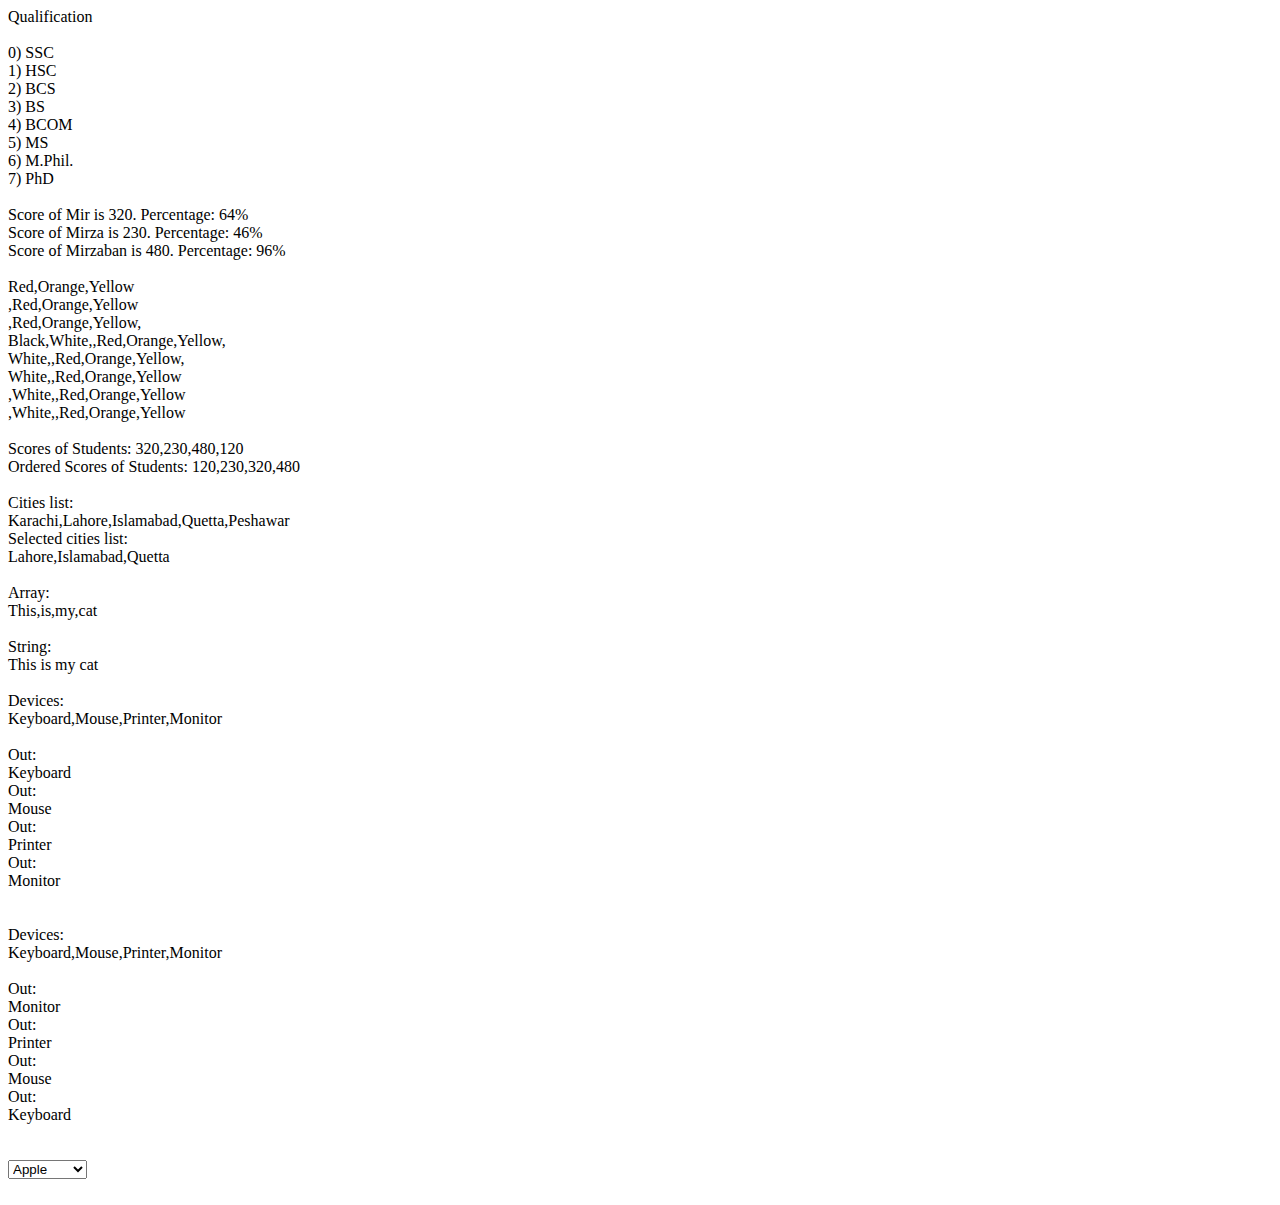
<file: Assignment Git/Chapter 14-16/index.html>
<!DOCTYPE html>
<html lang="en">
<head>
    <meta charset="UTF-8">
    <meta http-equiv="X-UA-Compatible" content="IE=edge">
    <meta name="viewport" content="width=device-width, initial-scale=1.0">
    <title>JavaScript || Chapter 14-16</title>
</head>
<body>

    <script src="app.js"></script>
</body>
</html>
</file>
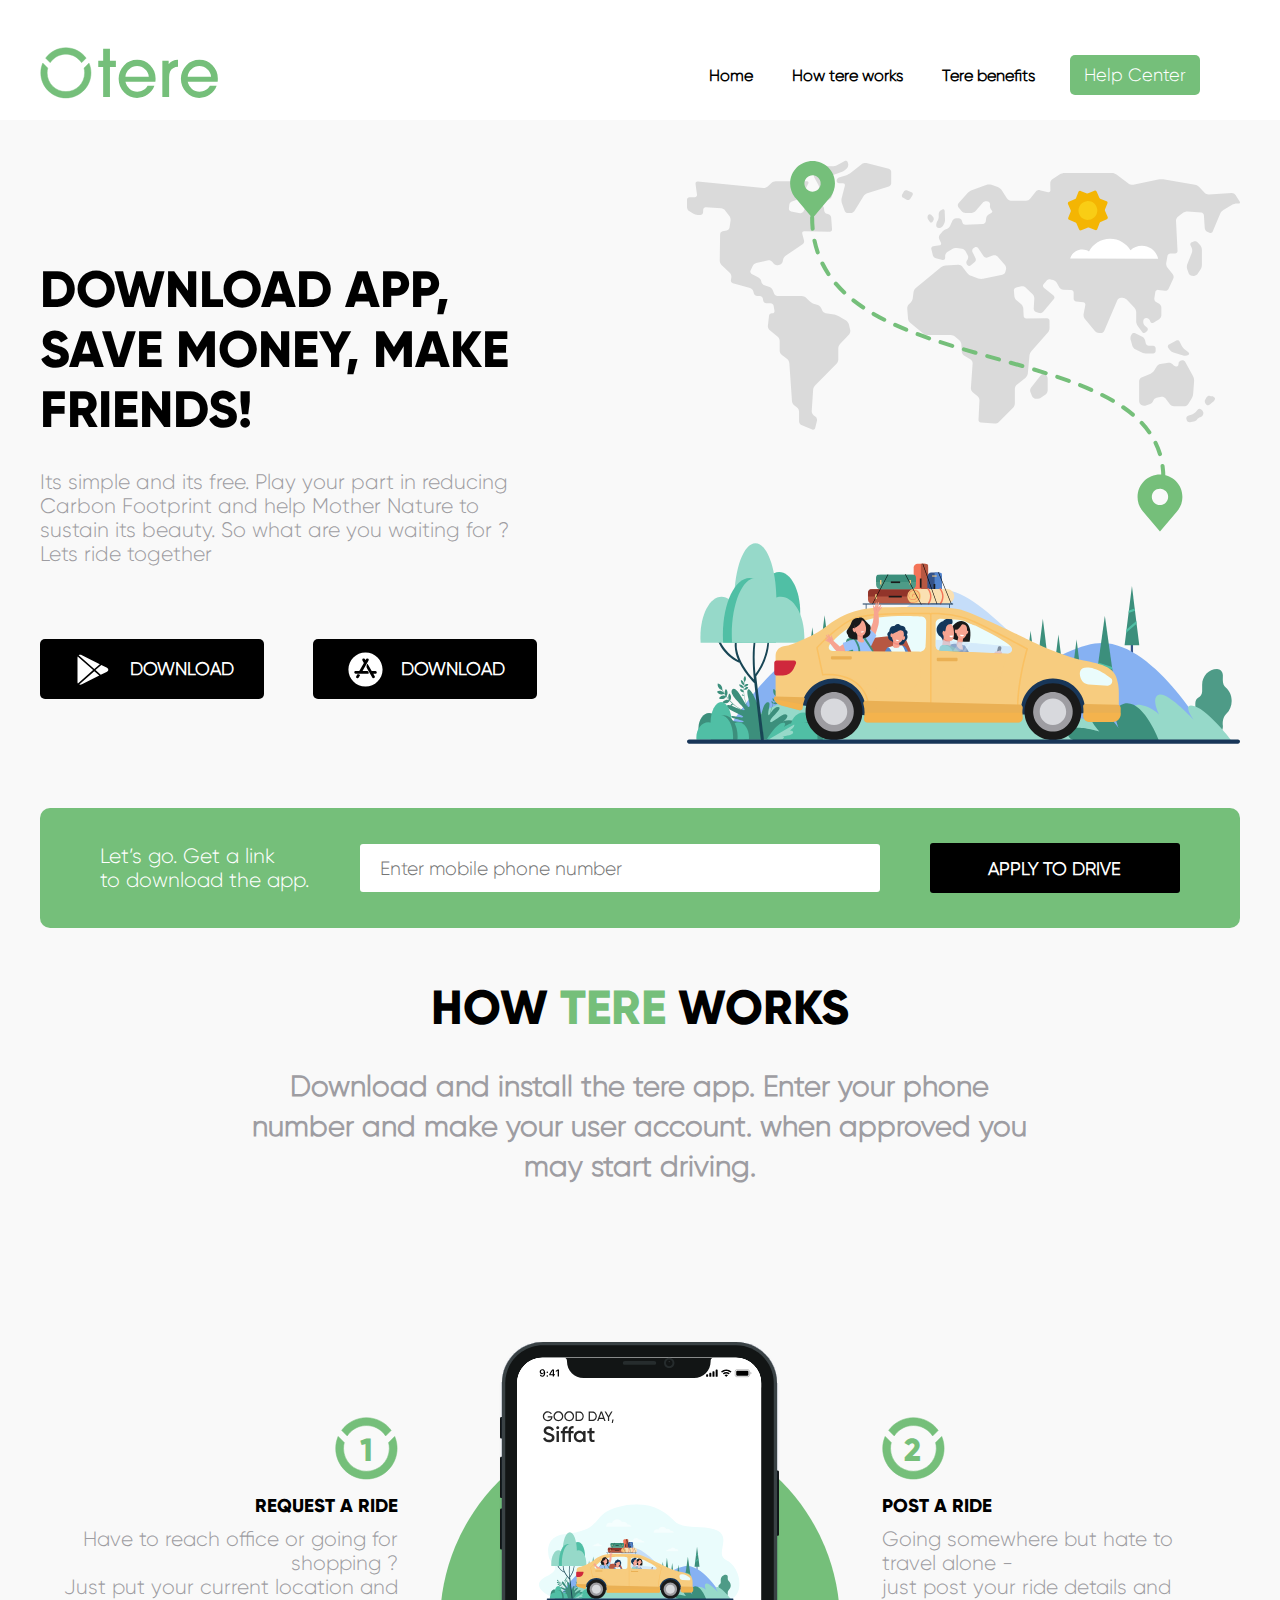
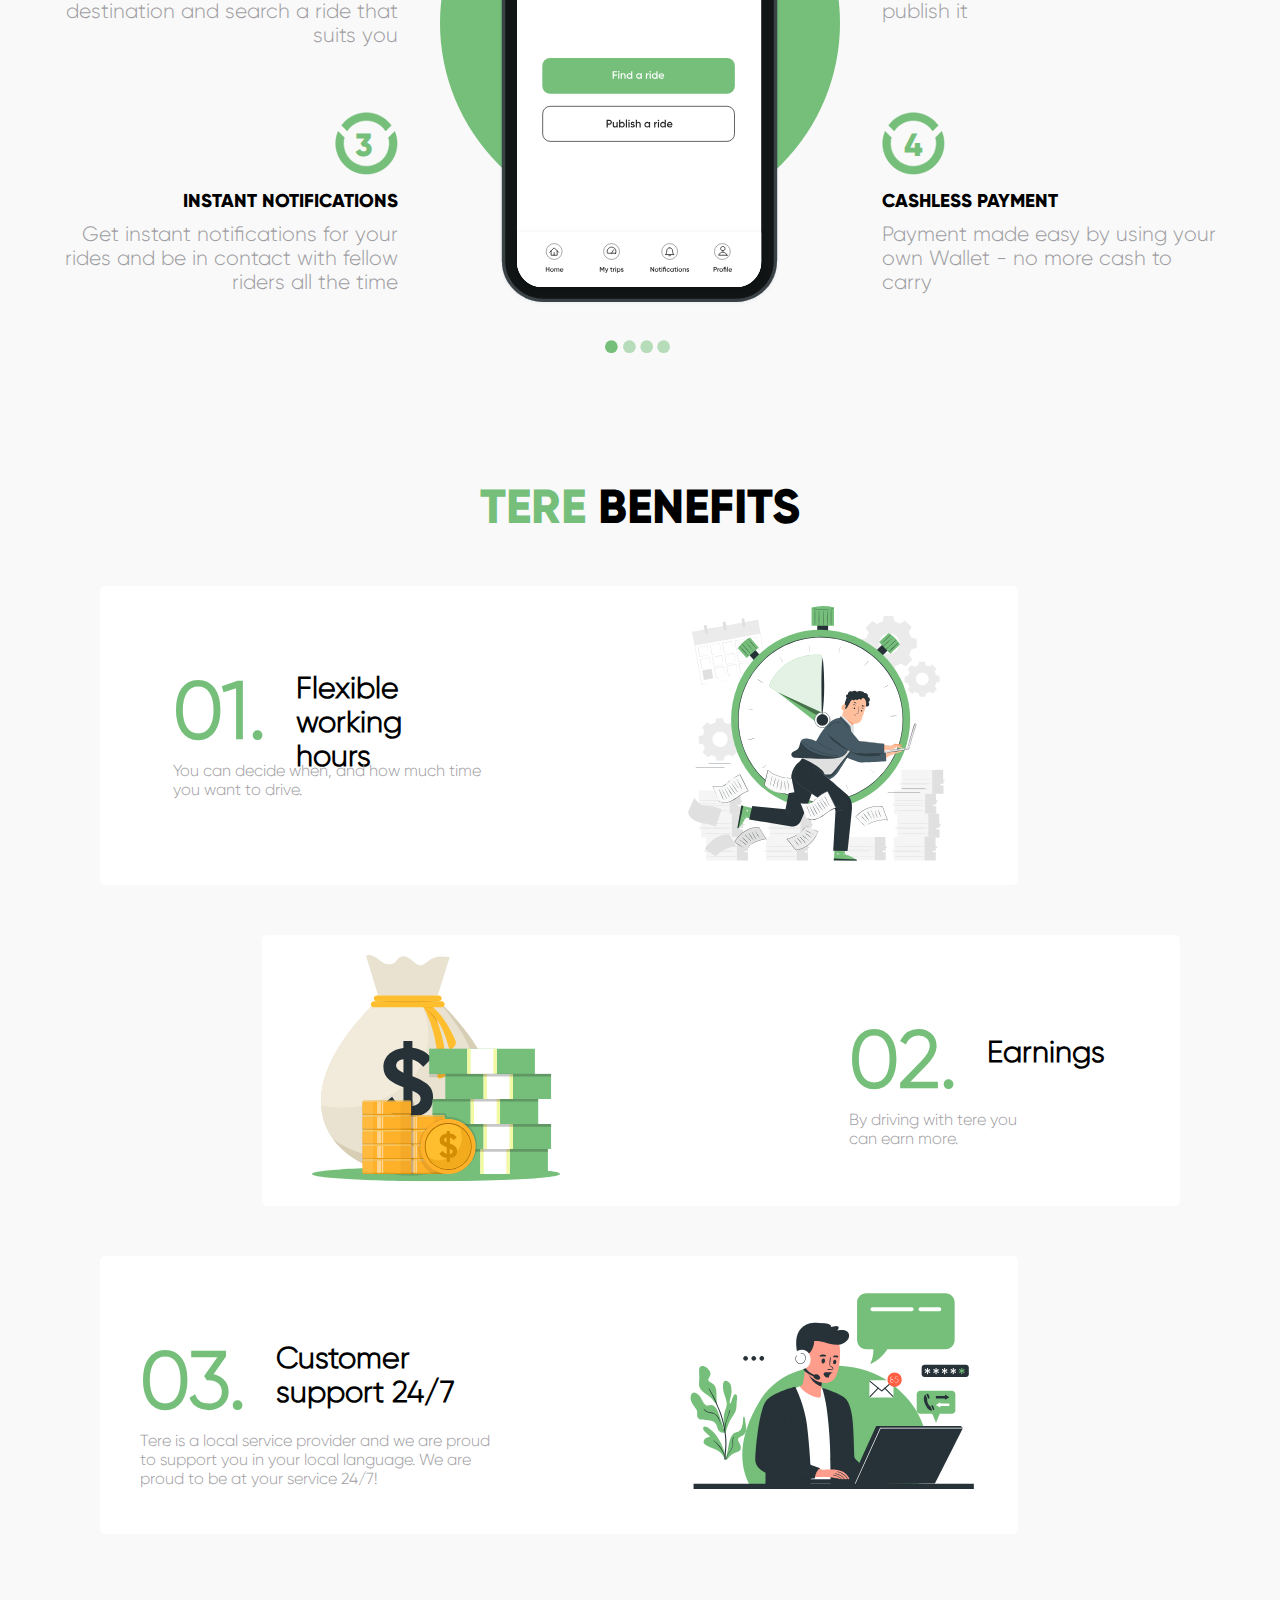
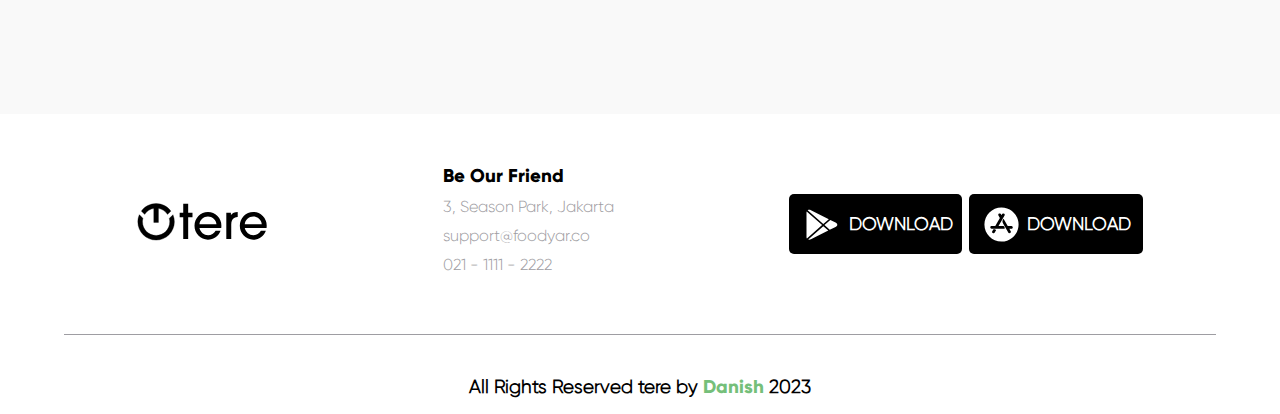
<file: Css Assignment/tere web css/index.html>
<!DOCTYPE html>
<html lang="en">
  <head>
    <meta charset="UTF-8" />
    <meta name="viewport" content="width=device-width, initial-scale=1.0" />
    <link rel="stylesheet" href="style.css" />
    <link rel="stylesheet" href="mediaQurey.css" />
    <title>Tere Web</title>
  </head>

  <body>
    <main class="container">
      <!-- Navbar -->
      <nav class="navbar">
        <div class="logo">
          <img src="images/logo.svg" alt="" />
        </div>
        <div class="nav-links">
          <ul>
            <li>
              <a href=""> Home </a>
            </li>
            <li><a href=""> How tere works </a></li>
            <li>
              <a href=""> Tere benefits </a>
            </li>
          </ul>
        </div>
        <div class="nav-btn">
          <button class="btn-green">
            <a href="#"> Help Center </a>
          </button>
        </div>
        <div class="nav-icon">
          <svg
            xmlns="http://www.w3.org/2000/svg"
            width="40"
            height="40"
            viewBox="0 0 23 18"
            fill="none"
          >
            <path
              d="M1.98438 16.2031H21.0156M1.98438 8.95312H21.0156M1.98438 1.70312H21.0156"
              stroke="black"
              stroke-width="2.71875"
              stroke-linecap="round"
              stroke-linejoin="round"
            />
          </svg>
        </div>
      </nav>
      <!-- Header -->

      <head>
        <div class="flex head">
          <div class="head-left">
            <h1>DOWNLOAD APP, SAVE MONEY, MAKE FRIENDS!</h1>
            <p>
              Its simple and its free. Play your part in reducing Carbon
              Footprint and help Mother Nature to sustain its beauty. So what
              are you waiting for ? Lets ride together
            </p>
            <div class="head-btn">
              <a href="#" class="btn-black">
                <img src="images/play-store.svg" alt="" />
                DOWNLOAD
              </a>
              <a href="#" class="btn-black">
                <img src="images/app-store.svg" alt="" />
                DOWNLOAD
              </a>
            </div>
          </div>
          <div class="head-right">
            <img src="images/make-friends.svg" alt="" />
          </div>
        </div>
      </head>
      <section>
        <div class="first-section">
          <p>Let’s go. Get a link<br />to download the app.</p>
          <input type="text" placeholder="Enter mobile phone number" />
          <a href="#">APPLY TO DRIVE</a>
        </div>
      </section>

      <!-- Second Section -->

      <section>
        <div class="second-sec-text">
          <h1>HOW<span> TERE </span>WORKS</h1>
          <p>
            Download and install the tere app. Enter your phone number and make
            your user account. when approved you may start driving.
          </p>
        </div>
        <div class="second-section">
          <div class="second-sec-img">
            <div class="img-text-left">
              <div class="nts-chld m-one">
                <h1 class="img-h1">1</h1>
                <img src="images/round.svg" alt="" />
                <h3>REQUEST A RIDE</h3>
                <p>
                  Have to reach office or going for shopping ?<br />
                  Just put your current location and destination and search a
                  ride that suits you
                </p>
              </div>
              <div class="nts-chld m-three">
                <h1 class="img-h1">3</h1>
                <img src="images/round.svg" alt="" />
                <h3>INSTANT NOTIFICATIONS</h3>
                <p>
                  Get instant notifications for your rides and be in contact
                  with fellow riders all the time
                </p>
              </div>
            </div>
            <div class="img-text-center m-top">
              <img class="green-circle" src="images/green-circle.svg" alt="" />
              <img class="mobile" src="images/mobile-design.svg" alt="" />
            </div>
            <div class="img-text-right">
              <div class="nts-chld m-two">
                <h1 class="img-h2">2</h1>
                <img src="images/round.svg" alt="" />
                <h3>POST A RIDE</h3>
                <p>
                  Going somewhere but hate to travel alone - <br />
                  just post your ride details and publish it
                </p>
              </div>
              <div class="nts-chld m-four">
                <h1 class="img-h2">4</h1>
                <img src="images/round.svg" alt="" />
                <h3>CASHLESS PAYMENT</h3>
                <p>
                  Payment made easy by using your own Wallet - no more cash to
                  carry
                </p>
              </div>
            </div>
            <div class="dot">
              <img src="images/green-dot.svg" alt="" />
            </div>
          </div>
        </div>
      </section>
      <!-- Third section -->
      <section>
        <div class="third-section">
          <h1><span>TERE </span>BENEFITS</h1>
          <div class="third-sec-one">
            <div class="third-childOne">
              <div class="box-size">
                <div class="flex-box">
                  <div>
                    <h1>01.</h1>
                  </div>
                  <div>
                    <h3>Flexible working hours</h3>
                  </div>
                </div>
                <div class="third-sec-para">
                  <p>
                    You can decide when, and how much time you want to drive.
                  </p>
                </div>
              </div>
              <div class="img-size">
                <img src="images/working-hours.svg" alt="" />
              </div>
            </div>
          </div>
          <div class="third-sec-two">
            <div class="third-childTwo">
              <div class="box-size">
                <div class="flex-box">
                  <div>
                    <h1>02.</h1>
                  </div>
                  <div>
                    <h3>Earnings</h3>
                  </div>
                </div>
                <div class="third-sec-para">
                  <p>By driving with tere you can earn more.</p>
                </div>
              </div>
              <div class="img-size">
                <img src="images/earnings.svg" alt="" />
              </div>
            </div>
          </div>
          <div class="third-sec-three">
            <div class="third-childThree">
              <div class="box-size">
                <div class="flex-box">
                  <div>
                    <h1>03.</h1>
                  </div>
                  <div>
                    <h3>Customer support 24/7</h3>
                  </div>
                </div>
                <div class="third-sec-para">
                  <p>
                    Tere is a local service provider and we are proud to support
                    you in your local language. We are proud to be at your
                    service 24/7!
                  </p>
                </div>
              </div>
              <div class="img-size">
                <img src="images/cutomer-support.svg" alt="" />
              </div>
            </div>
          </div>
        </div>
      </section>
      <!-- Footer section -->
      <footer>
        <section class="footer-container">
          <div><img src="images/footer-logo.svg" alt="" /></div>
          <div>
            <h3>Be Our Friend</h3>
            <ul>
              <li>3, Season Park, Jakarta</li>
              <li>support@foodyar.co</li>
              <li>021 - 1111 - 2222</li>
            </ul>
          </div>
          <div class="footer-btn">
            <a href="#" class="footer-btn-black">
              <img src="images/play-store.svg" alt="" />
              DOWNLOAD
            </a>
            <a href="#" class="footer-btn-black">
              <img src="images/app-store.svg" alt="" />
              DOWNLOAD
            </a>
          </div>
        </section>
        <div class="hr"></div>
        <h3>All Rights Reserved tere by <span> Danish </span>2023</h3>
      </footer>
    </main>
  </body>
</html>
</file>
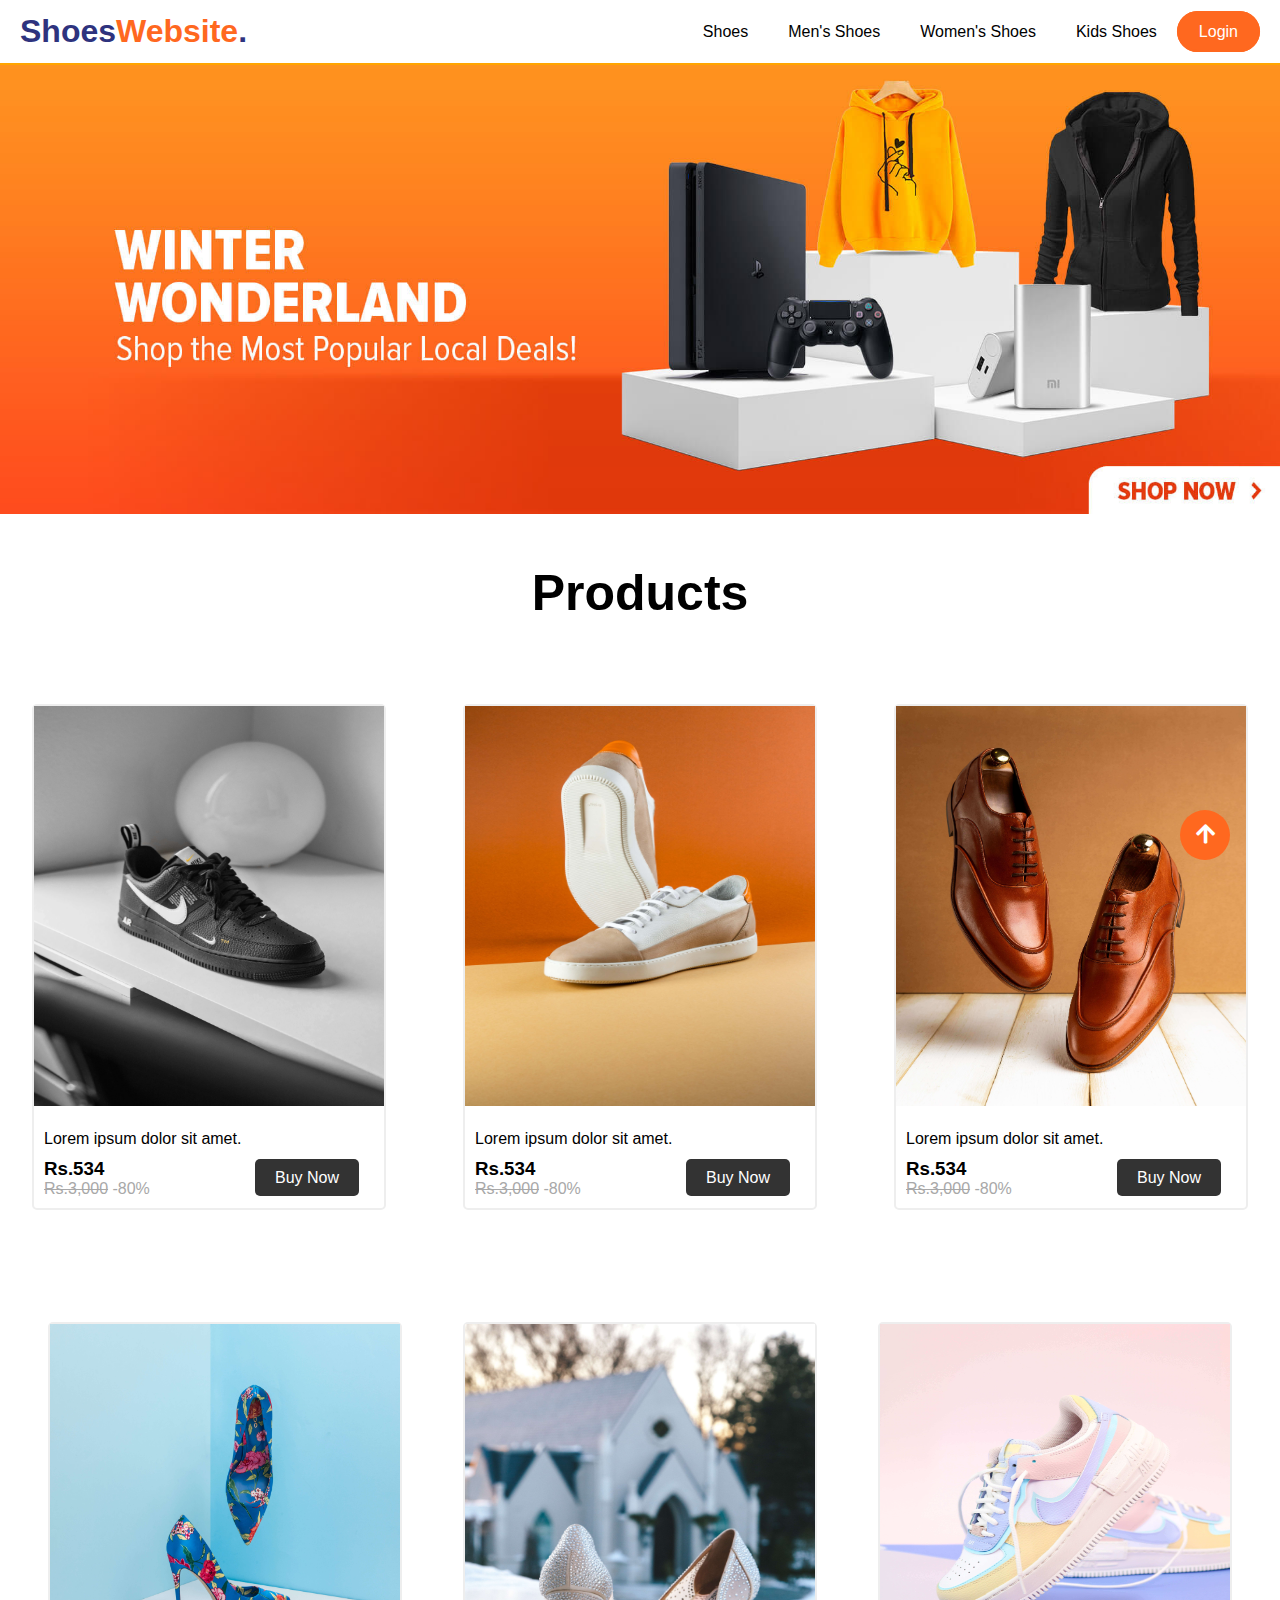
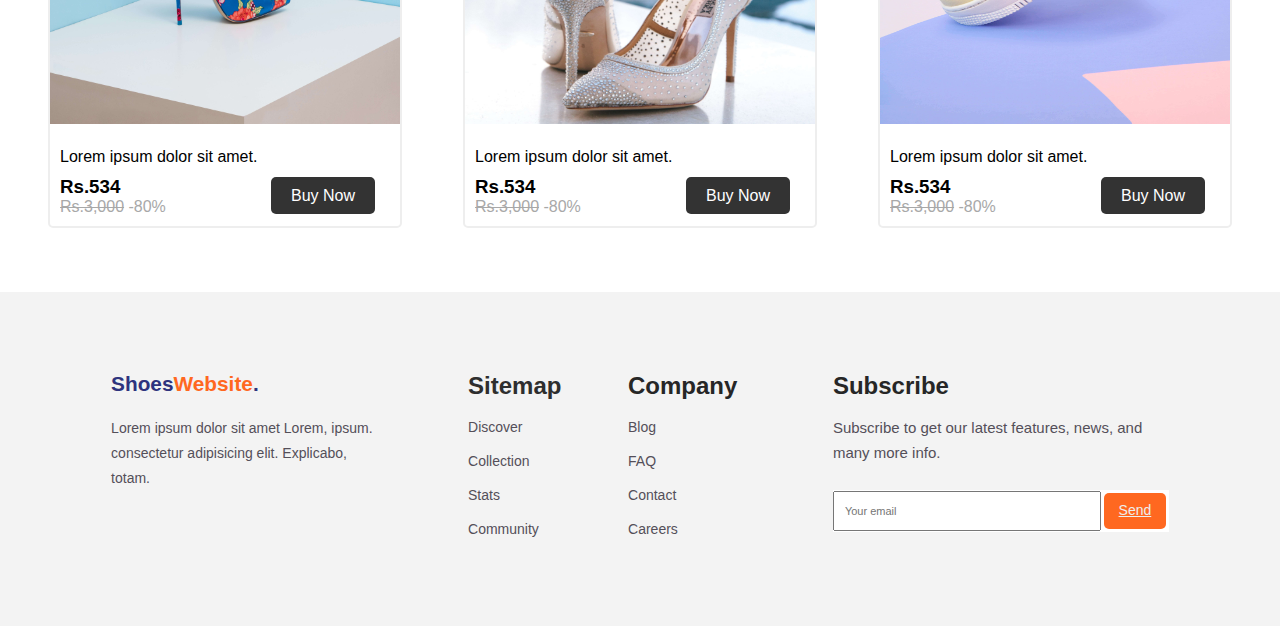
<file: Css Assignment/Website Assignment/index.html>
<!DOCTYPE html>
<html lang="en">
<head>
    <meta charset="UTF-8">
    <meta http-equiv="X-UA-Compatible" content="IE=edge">
    <meta name="viewport" content="width=device-width, initial-scale=1.0">
    <title>Shoes Website</title>
    <link rel="stylesheet" href="css/style.css">
    <link rel="stylesheet" href="https://use.fontawesome.com/releases/v5.4.1/css/all.css">
</head>
<body>
    <div class="widder">
    <section>
                <!--mobile friendly screen work start-->
                <div class="humburger">
                    <div class="humburger_1"></div>
                    <div class="humburger_2"></div>
                    <div class="humburger_3"></div>
                </div>
                <div class="mob-nav">
                    <div class="mob-nav-1">
                     <ul>
                         <li><a href="shoes.html">Shoes</a></li>
                         <li><a href="menShoes.html">Men's Shoes</a></li>
                         <li><a href="Women's Shoes.html">Women's Shoes</a></li>
                         <li><a href="kids Shoes.html">Kids Shoes</a></li>
                     </ul>
                    </div>
                    <div class="mob-nav_button">
                         <p><a href="signUp.html">Login</a></p>
                    </div>
                </div>
                <!--mobile friendly screen work end-->
        <div class="navbar">
            <div class="heading">
                <h1><a href="index.html"><span style="color: #2e337e;">Shoes</span>Website<span style="color: #2e337e;">.</span></a></h1>
            </div>
            <div class="nav">
                <ul>
                    <li><a href="shoes.html">Shoes</a></li>
                    <li><a href="menShoes.html">Men's Shoes</a></li>
                    <li><a href="Women's Shoes.html">Women's Shoes</a></li>
                    <li><a href="kids Shoes.html">Kids Shoes</a></li>
                </ul>
                <p class="signUp"><a href="signUp.html">Login</a></p>
            </div>
        </div>
        <div class="blur"></div>
        <div class="cover">
            <a href="shoes.html"><div class="img"></div></a>
        </div>
        <div class="product-heading">
            <h1>Products</h1>
        </div>
        <div class="box1">
            <div class="card-1">
                <div class="img">
                    <img src="images/andres-jasso-PqbL_mxmaUE-unsplash.jpg" alt="" width="350px" height="400px">
                </div>
                <div class="description">
                    <p class="height1">Lorem ipsum dolor sit amet.</p>
                    <div class="sub-description">
                        <div class="value">
                            <h3>Rs.534</h3>
                            <p style="color: rgb(168, 168, 168);"><del>Rs.3,000</del> -80%</p>
                        </div>
                        <div class="buy-now">
                            <a href="">Buy Now</a>
                        </div>
                    </div>
                </div>
            </div>
            <div class="card-1">
                <div class="img">
                    <img src="images/mojtaba-fahiminia-t4g1gctAaKk-unsplash.jpg" alt="" width="350px" height="400px">
                </div>
                <div class="description">
                    <p class="height1">Lorem ipsum dolor sit amet.</p>
                    <div class="sub-description">
                        <div class="value">
                            <h3>Rs.534</h3>
                            <p style="color: rgb(168, 168, 168);"><del>Rs.3,000</del> -80%</p>
                        </div>
                        <div class="buy-now">
                            <a href="">Buy Now</a>
                        </div>
                    </div>
                </div>
            </div>
            <div class="card-1">
                <div class="img">
                    <img src="images/iman-ameli-XNWBOKpYgYE-unsplash.jpg" alt="" width="350px" height="400px">
                </div>
                <div class="description">
                    <p class="height1">Lorem ipsum dolor sit amet.</p>
                    <div class="sub-description">
                        <div class="value">
                            <h3>Rs.534</h3>
                            <p style="color: rgb(168, 168, 168);"><del>Rs.3,000</del> -80%</p>
                        </div>
                        <div class="buy-now">
                            <a href="">Buy Now</a>
                        </div>
                    </div>
                </div>
            </div>
        </div>


        <div class="box2">
            <div class="card-2">
                <div class="img">
                    <img src="images/mohammad-metri-E-0ON3VGrBc-unsplash.jpg" alt="" width="350px" height="400px">
                </div>
                <div class="description">
                    <p class="height1">Lorem ipsum dolor sit amet.</p>
                    <div class="sub-description">
                        <div class="value">
                            <h3>Rs.534</h3>
                            <p style="color: rgb(168, 168, 168);"><del>Rs.3,000</del> -80%</p>
                        </div>
                        <div class="buy-now">
                            <a href="">Buy Now</a>
                        </div>
                    </div>
                </div>
            </div>
            <div class="card-2">
                <div class="img">
                    <img src="images/marcus-lewis-87DgFV9SOc4-unsplash.jpg" alt="" width="350px" height="400px">
                </div>
                <div class="description">
                    <p class="height1">Lorem ipsum dolor sit amet.</p>
                    <div class="sub-description">
                        <div class="value">
                            <h3>Rs.534</h3>
                            <p style="color: rgb(168, 168, 168);"><del>Rs.3,000</del> -80%</p>
                        </div>
                        <div class="buy-now">
                            <a href="">Buy Now</a>
                        </div>
                    </div>
                </div>
            </div>
            <div class="card-2">
                <div class="img">
                    <img src="images/ryan-plomp-jvoZ-Aux9aw-unsplash.jpg" alt="" width="350px" height="400px">
                </div>
                <div class="description">
                    <p class="height1">Lorem ipsum dolor sit amet.</p>
                    <div class="sub-description">
                        <div class="value">
                            <h3>Rs.534</h3>
                            <p style="color: rgb(168, 168, 168);"><del>Rs.3,000</del> -80%</p>
                        </div>
                        <div class="buy-now">
                            <a href="">Buy Now</a>
                        </div>
                    </div>
                </div>
            </div>
        </div>


        <div class="footer">
            <div class="footer-detail">
                <div class="footer-side-1">
                    <div class="logo">
                        <h3>
                            <span style="color: #2e337e;">Shoes</span>Website<span style="color: #2e337e;">.</span>
                        </h3>
                   </div>
                   <div class="daruma-detail">
                       <p>Lorem ipsum dolor sit amet Lorem, ipsum. <br> consectetur adipisicing elit. Explicabo, <br>totam.</p>
                   </div>
                </div>
                <div class="footer-side-2">
                    <div class="sitemap">
                        <h1>Sitemap</h1>
                        <ul>
                            <li><a href="#">Discover</a></li>
                            <li><a href="#">Collection</a></li>
                            <li><a href="#">Stats</a></li>
                            <li><a href="#">Community</a></li>
                        </ul>
                    </div>
                    <div class="company">
                        <h1>Company</h1>
                        <ul>
                            <li><a href="#">Blog</a></li>
                            <li><a href="#">FAQ</a></li>
                            <li><a href="#">Contact</a></li>
                            <li><a href="#">Careers</a></li>
                        </ul>
                    </div>
                </div>
                <div class="footer-side-3">
                    <div class="subscribe">
                        <h1>Subscribe</h1>
                    </div>
                    <div class="subscribe-detail">
                        <p>Subscribe to get our latest features, news, and many more info.</p>
                    </div>
                    <div class="subscribe-box">
                        <form action="">
                           <div class="email">
                               <input type="email" placeholder="Your email">
                                <a href="#">Send</a>
                            </div> 
                        </form>
                    </div>
                </div>
            </div>
        </div>
   </div>
   
    <a class="gotopbtn" href="#"> <i class="fas fa-arrow-up"></i> </a>
    </section>


    <script src="js/app.js"></script>
</body>
</html>
</file>
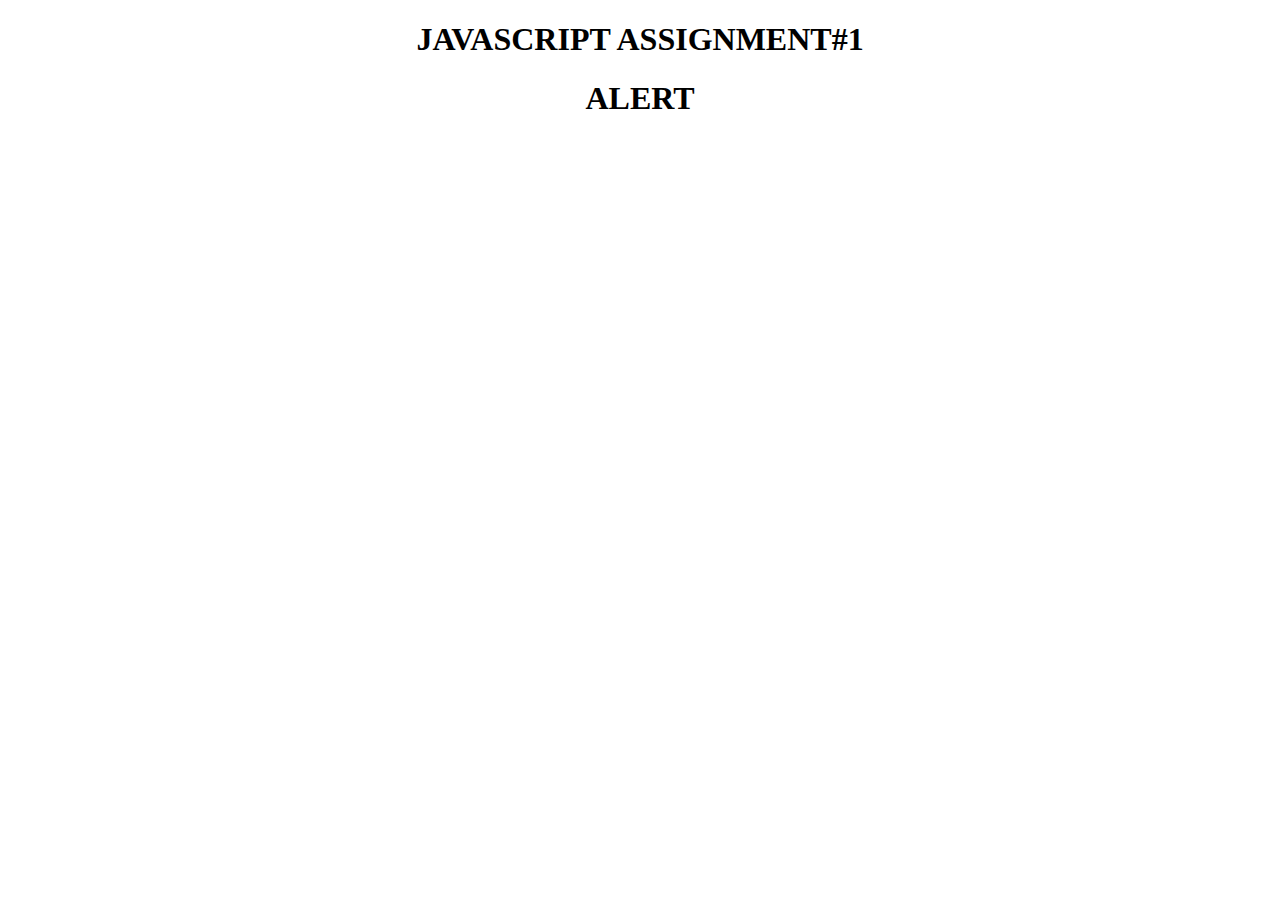
<file: JS Assignment/Alert/index.html>
<!DOCTYPE html>
<html lang="en">
<head>
    <meta charset="UTF-8">
    <meta http-equiv="X-UA-Compatible" content="IE=edge">
    <meta name="viewport" content="width=device-width, initial-scale=1.0">
    <title>Document</title>
 
</head>
<body>
    <h1 style="text-align: center;">JAVASCRIPT ASSIGNMENT#1</h1>
 <h1 style="text-align: center;">ALERT</h1>
   <script src="./app.js"></script>
  
</body>
</html>
</file>
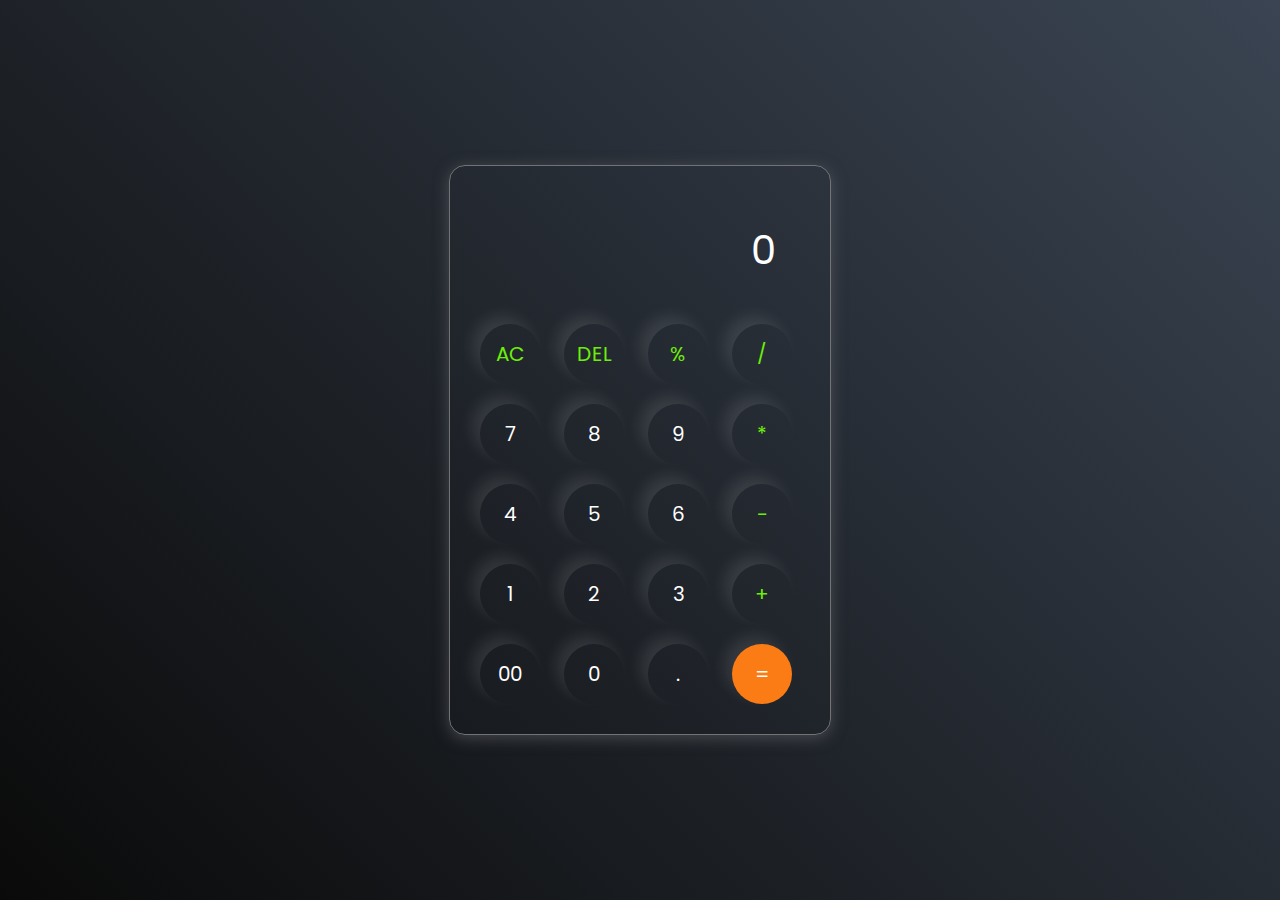
<file: JS Assignment/Calculator/index.html>
<!DOCTYPE html>
<html lang="en">
  <head>
    <meta charset="UTF-8" />
    <meta http-equiv="X-UA-Compatible" content="IE=edge" />
    <meta name="viewport" content="width=device-width, initial-scale=1.0" />
    <link rel="stylesheet" href="style.css" />
    <title>Calculator - By Code Danish</title>
  </head>
  <body>
    <div class="container">
      <div class="calculator">
        <input type="text" id="inputBox" placeholder="0" />
        <div>
          <button class="button operator">AC</button>
          <button class="button operator">DEL</button>
          <button class="button operator">%</button>
          <button class="button operator">/</button>
        </div>
        <div>
          <button class="button">7</button>
          <button class="button">8</button>
          <button class="button">9</button>
          <button class="button operator">*</button>
        </div>
        <div>
          <button class="button">4</button>
          <button class="button">5</button>
          <button class="button">6</button>
          <button class="button operator">-</button>
        </div>
        <div>
          <button class="button">1</button>
          <button class="button">2</button>
          <button class="button">3</button>
          <button class="button operator">+</button>
        </div>

        <div>
          <button class="button">00</button>
          <button class="button">0</button>
          <button class="button">.</button>
          <button class="button equalBtn">=</button>
        </div>
      </div>
    </div>

    <script src="script.js"></script>
  </body>
</html>
</file>
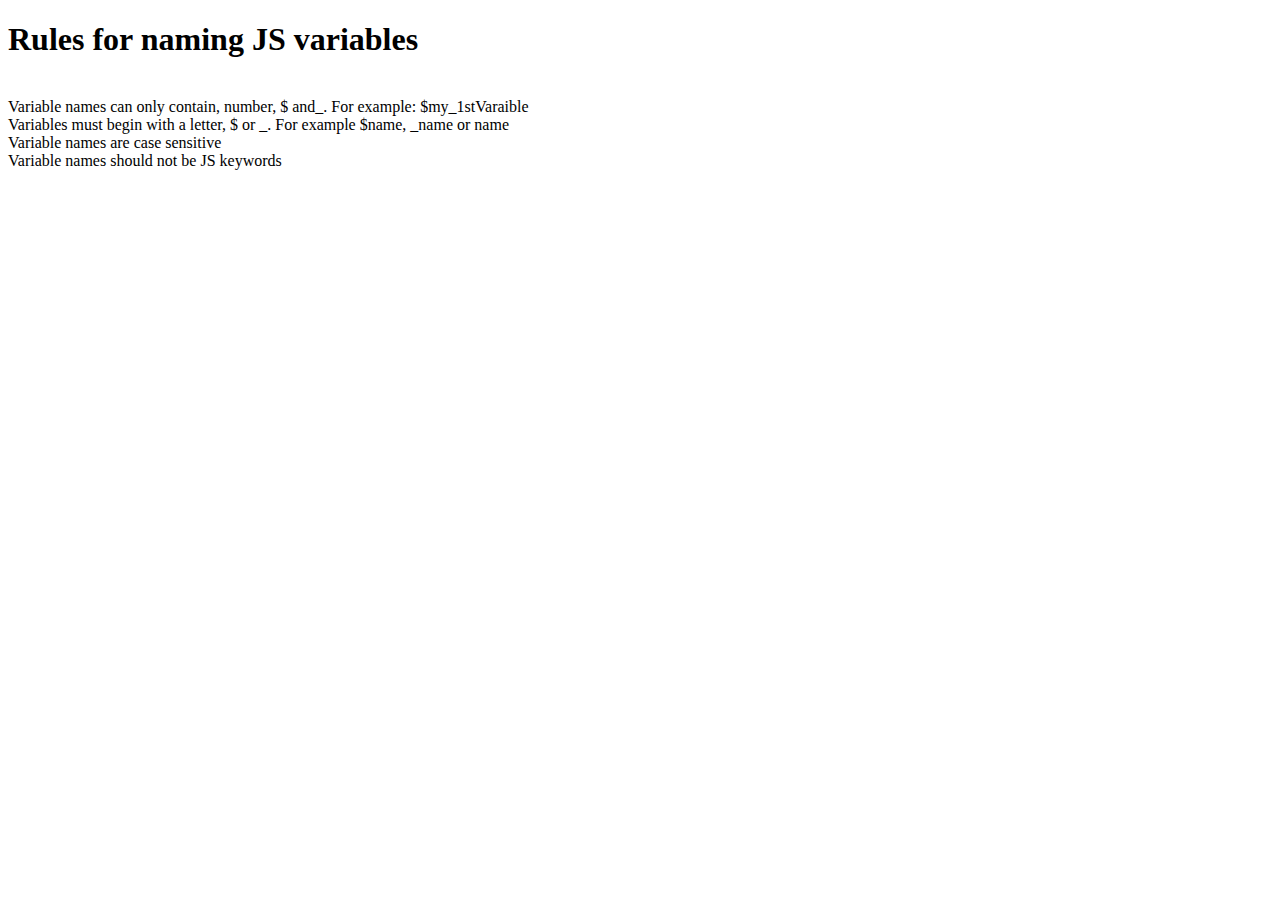
<file: JS Assignment/Chap 4/index.html>
<!DOCTYPE html>
<html lang="en">
<head>
    <meta charset="UTF-8">
    <meta http-equiv="X-UA-Compatible" content="IE=edge">
    <meta name="viewport" content="width=device-width, initial-scale=1.0">
    <title>chapter 4</title>
</head>
<body>
    

    <script src="app.js"></script>
</body>
</html>
</file>
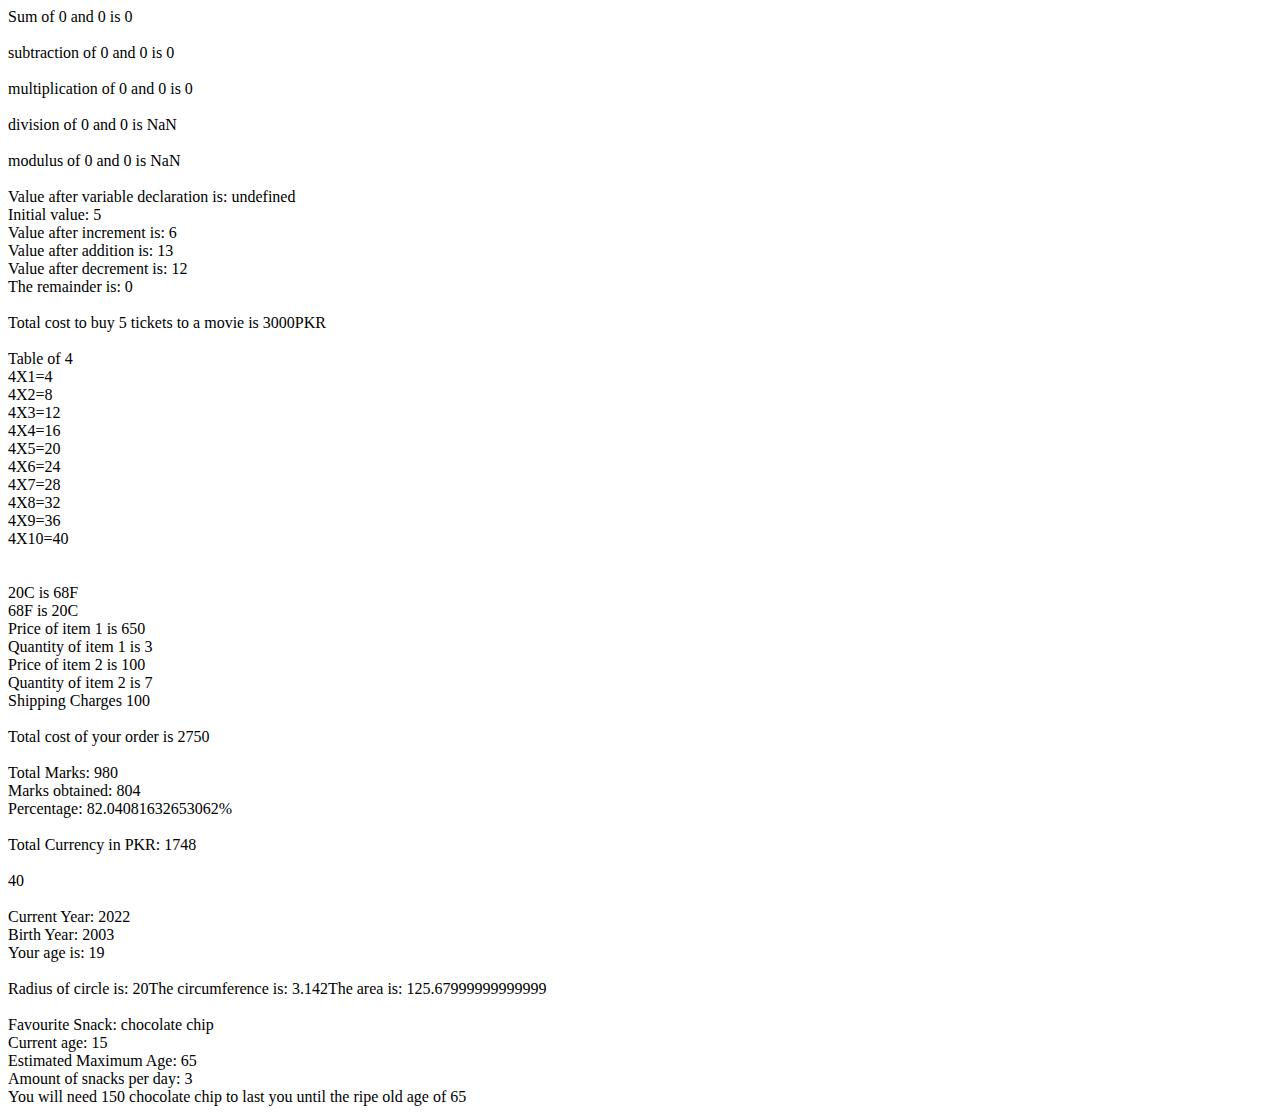
<file: JS Assignment/Chap 5/index.html>
<!DOCTYPE html>
<html lang="en">
<head>
    <meta charset="UTF-8">
    <meta http-equiv="X-UA-Compatible" content="IE=edge">
    <meta name="viewport" content="width=device-width, initial-scale=1.0">
    <title>Chapter 5</title>
</head>
<body>
    

    <script src="app.js"></script>
</body>
</html>
</file>
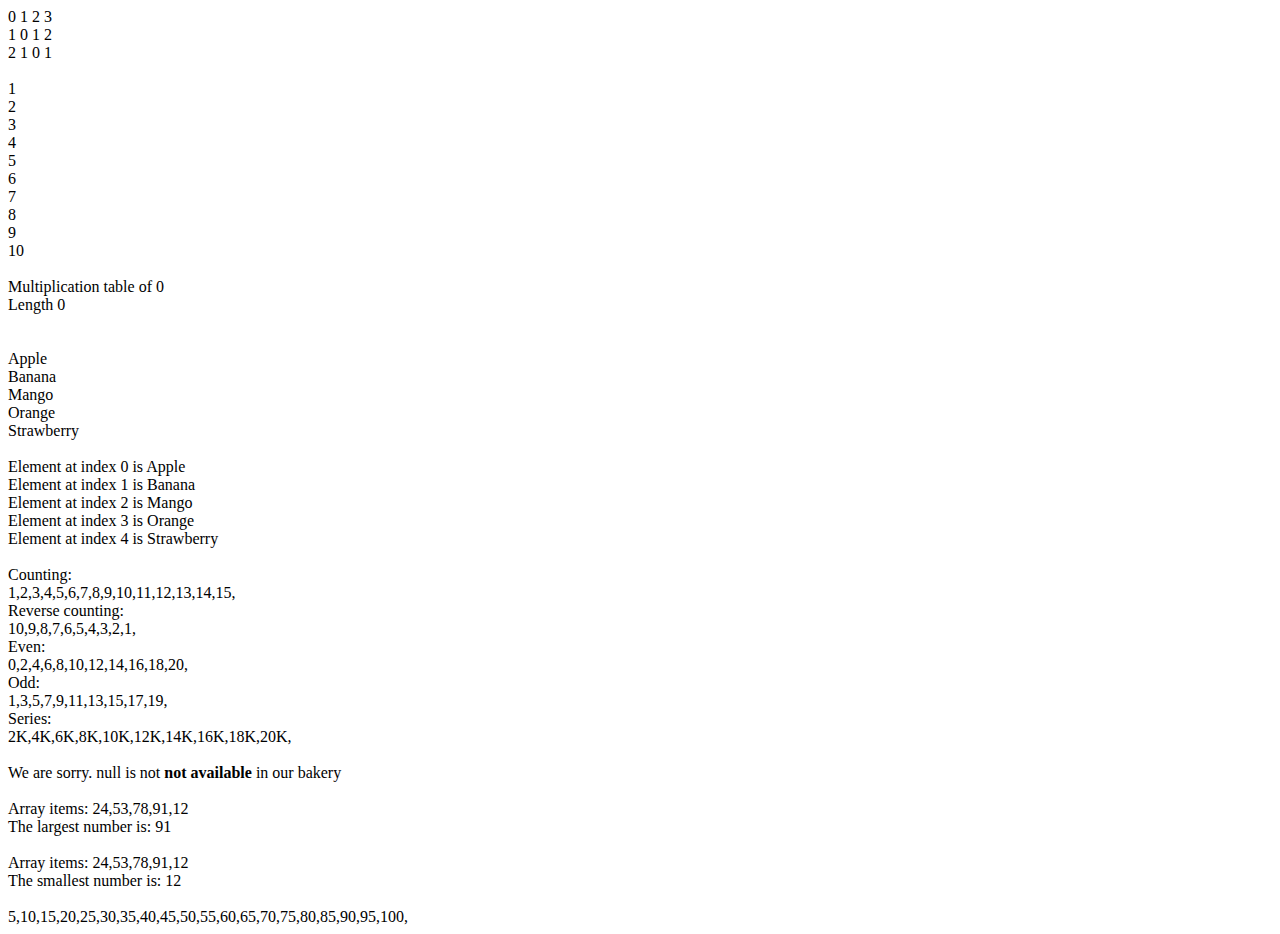
<file: JS Assignment/Chapter 17-20/index.html>
<!DOCTYPE html>
<html lang="en">
<head>
    <meta charset="UTF-8">
    <meta http-equiv="X-UA-Compatible" content="IE=edge">
    <meta name="viewport" content="width=device-width, initial-scale=1.0">
    <title>JavaScript || Chapter 17-20</title>
</head>
<body>
    

    <script src="app.js"></script>
</body>
</html>
</file>
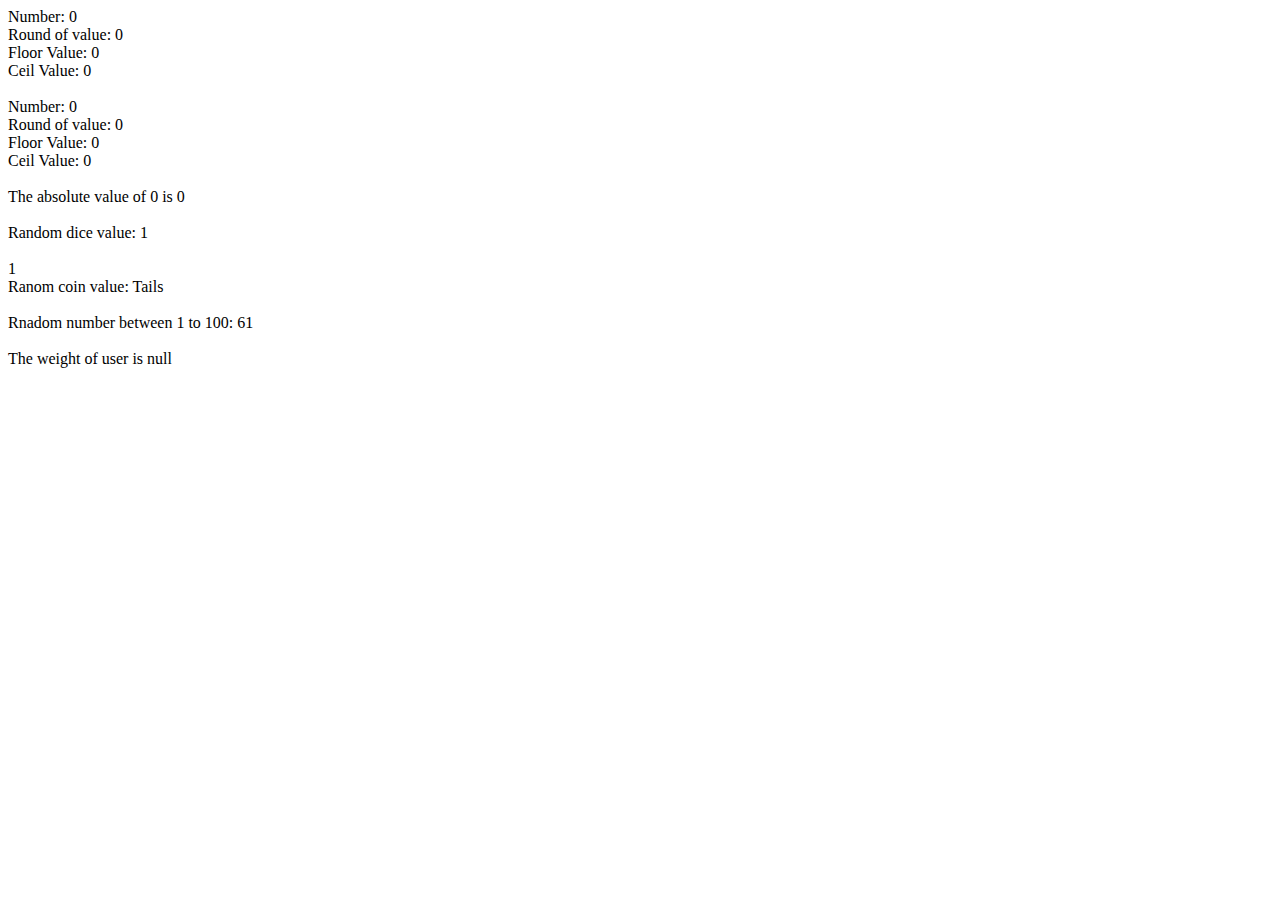
<file: JS Assignment/Chapter 26-30/index.html>
<!DOCTYPE html>
<html lang="en">
<head>
    <meta charset="UTF-8">
    <meta http-equiv="X-UA-Compatible" content="IE=edge">
    <meta name="viewport" content="width=device-width, initial-scale=1.0">
    <title>JavaScript || Chapter 26-30</title>
</head>
<body>
    

    <script src="app.js"></script>
</body>
</html>
</file>
<file: Css Assignment/tere web css/style.css>
* {
  margin: 0;
  padding: 0;
  box-sizing: border-box;
  font-family: "myFonts1";
}

@font-face {
  font-family: myFonts1;
  src: url(fonts/Gilroy-Light.otf);
}

@font-face {
  font-family: myFonts2;
  src: url(fonts/Gilroy-ExtraBold.otf);
}
.container {
  width: 1280px;
  margin: 0 auto;
  background-color: #f9f9f9;
}
a {
  text-decoration: none;
}
/* Navbar */

.navbar {
  height: 120px;
  background-color: #fff;
  display: flex;
  padding: 40px 40px 10px 40px;
  align-items: center;
}
.logo {
  flex: 0.5;
}

.nav-links {
  flex: 2;
  text-align: end;
}

.nav-links > ul > li {
  display: inline-block;
  margin-right: 35px;
}
.nav-links > ul > li > a {
  color: #000;
  font-weight: 600;
}
.nav-btn {
  flex: 0.3;
}
.btn-green {
  font-size: 18px;
  padding: 5px;
  border-radius: 5px;
  background-color: #75bf7a;
  border: none;
  height: 40px;
  width: 130px;
}
.btn-green > a {
  color: #fff;
}
.nav-icon {
  visibility: hidden;
}
/* header */

.flex {
  display: flex;
  gap: 150px;
}
.head {
  padding: 40px 40px 10px 40px;
}
.head-left > h1 {
  font-size: 3.2rem;
  font-family: "myFonts2";
  margin-top: 100px;
  line-height: 60px;
}
.head-left > p {
  color: #9e9da2;
  font-size: 21px;
  margin-top: 30px;
}
.head-btn {
  margin-top: 73px;
  width: 100%;
  display: flex;
  justify-content: space-between;
}
.btn-black {
  width: 45%;
  height: 60px;
  border-radius: 5px;
  background-color: #000;
  color: #fff;
  font-size: 18px;
  font-weight: 600;
  display: flex;
  align-items: center;
  justify-content: center;
  gap: 15px;
}

/* sectionOne */

.first-section {
  background-color: #75bf7a;
  margin: 50px auto;
  height: 120px;
  display: flex;
  padding: 30px 60px;
  width: 93.7%;
  align-items: center;
  border-radius: 10px;
  gap: 50px;
}
.first-section > p {
  color: #fff;
  flex: 0.7;
  font-size: 1.3em;
}
.first-section > input {
  flex: 1.6;
  height: 2.5em;
  border: none;
  border-radius: 3px;
  padding: 0px 20px;
  font-size: larger;
  outline: none;
}
.first-section > a {
  flex: 0.7;
  height: 2.8em;
  background-color: #000;
  color: #fff;
  font-weight: 600;
  text-align: center;
  padding: 16px 20px;
  border-radius: 3px;
  font-size: 18px;
}
/* Second Section */

.second-sec-text {
  width: 61%;
  text-align: center;
  margin: 0 auto;
}
.second-sec-text > h1 {
  font-size: 3rem;
  font-family: myFonts2;
  font-weight: 800;
}
.second-sec-text > h1 > span {
  font-size: 3rem;
  font-family: myFonts2;
  font-weight: 800;
  color: #75bf7a;
}
.second-sec-text > p {
  color: #9e9da2;
  font-size: 1.8rem;
  line-height: 40px;
  font-weight: 600;
  margin: 30px 0;
}

.second-section {
  padding: 30px 60px;
  height: 700px;
  margin-top: 10em;
}
.second-sec-img {
  display: flex;
  position: relative;
  text-align: center;
}

.img-text-left {
  flex: 0.7;
  text-align: right;
}

.img-text-center {
  flex: 1;
  position: relative;
  display: flex;
  align-items: center;
  justify-content: center;
}
.mobile {
  position: absolute;
}
.img-text-center:last-child img {
  position: absolute;
}
.img-text-right {
  flex: 0.7;
  text-align: left;
}

.second-sec-img h3 {
  font-family: myFonts2;
  margin-top: 10px;
}
.second-sec-img p {
  color: #9e9da2;
  margin-top: 10px;
  font-size: 1.3rem;
}
.nts-chld {
  height: 60%;
}
.nts-chld > h1 {
  font-family: myFonts2;
  color: #75bf7a;
  font-size: 2rem;
}
.img-h1 {
  position: relative;
  top: 18%;
  right: 7.5%;
}
.img-h2 {
  position: relative;
  top: 18%;
  left: 6.5%;
}
.dot {
  position: absolute;
  left: 47%;
  bottom: -18%;
}
/* Third Section */
.third-section {
  padding: 30px 100px;
}

.third-section h1,
span {
  font-family: myFonts2;
  text-align: center;
  font-size: 3rem;
  margin-bottom: 50px;
}
.third-section span {
  color: #75bf7a;
}
.third-childOne {
  display: flex;
  width: 85%;
  background-color: #fff;
  border-radius: 5px;
  justify-content: space-evenly;
  padding: 20px 0;
  margin-top: 50px;
}
.third-childTwo {
  display: flex;
  flex-direction: row-reverse;
  width: 85%;
  background-color: #fff;
  border-radius: 5px;
  justify-content: space-between;
  padding: 20px 50px;
  margin-top: 50px;
}
.third-childThree {
  display: flex;
  width: 85%;
  background-color: #fff;
  border-radius: 5px;
  justify-content: space-evenly;
  padding: 20px 40px;
  margin-top: 50px;
}

.flex-box {
  display: flex;
  width: 70%;
  font-size: 1.6rem;
  gap: 30px;
  height: 90px;
  margin-top: 65px;
}
.flex-box > div > h1 {
  font-size: 5rem;
  font-family: myFonts1;
  color: #75bf7a;
  line-height: 1;
}
.third-childTwo h3 {
  margin-top: 15px;
}
.third-sec-para {
  width: 70%;
  font-size: 1rem;
  color: #9e9da2;
}
.third-sec-two {
  display: flex;
  justify-content: end;
}
/* Footer Section*/
footer {
  margin-top: 150px;
  background-color: #fff;
  height: 300px;
}
.footer-container {
  display: flex;
  padding: 50px 50px;
  justify-content: space-around;
  align-items: center;
}
.footer-container h3 {
  font-family: myFonts2;
}

.footer-container li {
  list-style: none;
  margin: 10px 0;
  color: #9e9da2;
}
.footer-btn {
  width: 30%;
  display: flex;
  justify-content: space-between;
}
.footer-btn-black {
  width: 49%;
  height: 60px;
  border-radius: 5px;
  background-color: #000;
  color: #fff;
  font-size: 18px;
  font-weight: 600;
  display: flex;
  align-items: center;
  justify-content: center;
  gap: 5px;
}
.hr {
  height: 1px;
  background-color: #9e9da2;
  width: 90%;
  margin: 0 auto;
}
footer > h3 {
  margin-top: 40px;
  text-align: center;
}
footer > h3 > span {
  color: #75bf7a;
  font-size: inherit;
}
</file>
<file: Css Assignment/tere web css/mediaQurey.css>
@media only screen and (max-width: 425px) {
  .container {
    width: 100%;
  }
  .navbar {
    gap: 29vw;
  }
  .nav-links,
  .nav-btn {
    display: none;
  }
  .nav-icon {
    visibility: visible;
  }

  .flex {
    flex-direction: column-reverse;
    gap: 0px;
    padding: 10px;
  }

  .head-right,
  .head-left {
    width: 100%;
  }
  .head-right > img {
    width: 100%;
  }
  .logo {
    width: 50%;
  }
  .head-left > h1 {
    font-size: 2.3rem;
    margin-top: 20px;
    line-height: 40px;
    text-align: center;
  }
  .head-left > p {
    text-align: center;
    font-size: 20px;
  }
  .btn-black {
    width: 48%;
    font-size: 0.9rem;
    gap: 1vw;
  }
  .btn-black > img {
    width: 8vw;
  }

  .first-section {
    flex-direction: column;
    width: 90%;
    height: auto;
    gap: 30px;
    padding: 30px 20px;
  }
  .first-section > p {
    width: 100%;
    text-align: left;
  }
  .first-section > input {
    width: 100%;
    line-height: 50px;
  }
  .first-section > a {
    width: 100%;
  }
  .second-sec-text {
    width: 80%;
  }
  .second-sec-text > h1 {
    font-size: 2rem;
  }
  .second-sec-text > h1 > span {
    font-size: 2rem;
  }
  .second-sec-text > p {
    font-size: 1.2rem;
    line-height: 1.7rem;
  }
  .second-section {
    margin-top: 0;
    height: auto;
  }
  .second-sec-img {
    flex-direction: column-reverse;
  }
  .m-top {
    order: 1;
    margin: 80px 0px;
    width: 100%;
  }
  .green-circle {
    width: 100%;
  }
  .mobile {
    width: 80%;
  }

  .m-one,
  .m-two,
  .m-three,
  .m-four {
    text-align: center;
    margin-top: 20px;
  }
  .img-text-right > div > h1 {
    width: 86%;
    top: 50px;
  }
  .img-text-left > div > h1 {
    width: 114%;
    top: 53px;
  }
  .dot {
    left: 0%;
    position: relative;
    margin-top: 15px;
  }
  .third-section {
    padding: 0 40px;
  }
  .box-size {
    height: 100px;
    margin-bottom: 15px;
  }

  .third-childOne,
  .third-childTwo,
  .third-childThree {
    width: 100%;
    flex-direction: column;
    padding: 3px;
  }
  .img-size {
    width: 80%;
    margin: 0 auto;
  }
  .third-section img {
    width: 100%;
  }
  .flex-box {
    margin-top: 10px;
    width: 100%;
    padding: 0 20px;
    gap: 5px;
  }
  .flex-box > div {
    width: 50%;
  }
  .flex-box h3 {
    font-size: 5vw;
  }
  .flex-box > div > h1 {
    font-size: 15vw;
  }
  .third-sec-para {
    visibility: hidden;
  }
  .footer-container {
    flex-direction: column;
    gap: 30px;
    text-align: center;
  }
  .footer-btn {
    flex-direction: column;
    width: 100%;
    gap: 20px;
    align-items: center;
  }
  .footer-btn-black {
    width: 100%;
  }
}
</file>
<file: Css Assignment/Website Assignment/css/style.css>
*{
    margin: 0;
    padding: 0;
    box-sizing: border-box;
}
body{
    font-family: sans-serif;
    overflow-x: hidden;
}
.navbar{
    position: fixed;
    top: 0;
    left: 0;
    width: 100%;
    height: 65px;
    display: flex;
    justify-content: space-between;
    align-items: center;
    padding: 0 20px;
    border-bottom: 2px solid orange;
    background-color: #fff;
    transition: 0.5s;
}
.navbar .heading h1 a {
    text-decoration: none;
    color: #ff681f;
}
.nav{
    display: flex;
    justify-content: space-between;
    align-items: center;
}
.nav ul{
    display: inline-flex;
}
.nav ul li{
    list-style: none;
    padding: 15px;
    margin: 5px;
    transition: 0.3s;
}
.nav ul li:hover{
    background-color: #fe7500;
    color: #fff;
    border-radius: 5px;
    cursor: pointer;
}
.nav ul li:hover > a{
    color: #fff;
}
.nav ul li a{
    text-decoration: none;
    color: #000;
}
.cover{
    margin-top: 4em;
}
.cover .img{
    width: 100%;
    height: 450px;
    background-image: url("../images/cover1.jpg");
    background-position: center;
    background-size: cover;
    background-repeat: no-repeat;
}
.box1{
    padding: 0 2em 3em 2em;
    width: 100%;
    display: flex;
    justify-content: space-between;
    align-items: center;
}
.product-heading{
    text-align: center;
    padding: 2em;
    font-size: 25px;
}

.card-1{
    border: 2px solid #eee;
    border-radius: 5px;
    transition: 0.5s;
    cursor: pointer;
    margin-top: 2em;
}
.card-1:hover{
    box-shadow: 0px 0px 5px 1px #a0a0a0c9;
}
.description{
    padding: 10px;
}
.description .height1{
    padding: 10px 0;
}
.sub-description{
    display: flex;
    justify-content: space-between;
    align-items: center;
}
.sub-description .buy-now a{
    margin-right: 15px;
    padding: 10px 20px;
    background-color: #333;
    color: #fff;
    text-decoration: none;
    border-radius: 5px;
    transition: 0.5s;
}
.sub-description .buy-now a:hover{
    box-shadow: 0px 0px 4px 4px #33333354;
}
.box2{
    padding: 3em 2em;
    width: 100%;
    display: flex;
    justify-content: space-between;
    align-items: center;
}
.card-2{
    border: 2px solid #eee;
    border-radius: 5px;
    transition: 0.5s;
    cursor: pointer;
    margin: 1em;
}
.card-2:hover {
    box-shadow: 0px 0px 5px 1px #a0a0a0c9;
}
.description{
    padding: 10px;
}
.description .height1{
    padding: 10px 0;
}

.footer{
    width: 100%;
    display: flex;
    justify-content: center;
    align-items: center;
    background-color: #f3f3f3;
    /* border: 2px solid red; */
}
.footer-detail{
    padding: 5em;
    width: 100%;
    display: flex;
    flex-direction: row;
    justify-content: space-around;
    align-items: flex-start;
    /* border: 2px solid red; */
}
.footer-side-2{
    width: 30%;
    display: flex;
    flex-direction: row;
    justify-content: space-around;
    align-items: center;
    /* border: 2px solid red; */
}
.footer-side-1 .logo h3{
    font-size: 1.3em;
    align-items: center;
    color: #ff681f;
    font-family: 'M PLUS 2', sans-serif;
}
.footer-side-1 .daruma-detail p{
    font-size: 14px;
    color: #544f59;
    font-family: sans-serif;
    padding: 20px 0;
    line-height: 25px;
}
.footer-side-1 .social-icon ul{
    width: 70%;
    margin: 10px 0;
    display: flex;
    justify-content: space-between;
    align-items: center;
}
.footer-side-1 .social-icon ul li{
    height: 35px;
    width: 35px;
    border: 1px solid #eb7363;
    border-radius: 50px;
    display: flex;
    justify-content: center;
    align-items: center;
}
.footer-side-1 .social-icon ul li a{
    text-decoration: none;
    color: #EB7363;
}
.sitemap h1{
    color: #2e2e2e;
    font-family: sans-serif;
    font-size: 1.5em;
    padding: 10px 0;
    padding-top: 0;
}
.sitemap ul li{
    padding: 8px 0;
    list-style: none;
}
.sitemap ul li a{
    text-decoration: none;
    color: #544f59;
    font-size: 14px;
    font-family: sans-serif;
    transition: 0.3s linear;
}
.sitemap ul li a:hover{
    color: #EB7363;
}

.company h1{
    color: #262626;
    font-family: sans-serif;
    font-size: 1.5em;
    padding: 10px 0;
    padding-top: 0;
}
.company ul li{
    padding: 8px 0;
    list-style: none;
}
.company ul li a{
    text-decoration: none;
    color: #544f59;
    font-size: 14px;
    font-family: sans-serif;
    transition: 0.3s linear;
}
.company ul li a:hover{
    color: #EB7363;
}
.footer-side-3{
    width: 30%;
}
.subscribe h1{
    font-family: sans-serif;
    font-size: 1.5em;
    color: #262626;
}
.subscribe-detail p{
    font-family: sans-serif;
    font-size: 15px;
    color: #544f59;
    padding: 15px 0;
    line-height: 25px;
}
.subscribe-box{
    margin: 10px 0;
}
.subscribe-box form .email{
    background: #fff;
    text-align: center;
    display: flex;
    justify-content: space-between;
    align-items: center;
}
.subscribe-box form .email input{
    padding: 10px;
    font-size: 11px;
    width: 85%;
    height: 40px;
}
.subscribe-box form .email a{
    background: #FF6820;
    color: #eee;
    padding: 10px;
    height: 36px;
    text-align: center;
    width: 65px;
    border-radius: 5px;
    font-family: sans-serif;
    font-size: 14px;
    padding-top: 9px;
    margin: 3px;
}

/* botom to top button */
.gotopbtn{
    position: fixed;
    width: 50px;
    height: 50px;
    background: #ff681f;
    bottom: 40px;
    right: 50px;
    text-decoration: none;
    text-align: center;
    line-height: 50px;
    color: white;
    font-size: 22px;
    border-radius: 50px;
    transition: 0.5s;
}
.gotopbtn:hover{
    box-shadow: 0px 0px 4px 4px orange;
}
body.no-scroll{
    overflow-y: hidden;
}
.blur{
    display: none;
    position: absolute;
    top: 50;
    left: 0;
    width: 100%;
    height: 100vh;
    background:rgba(0,0,0,0.6);
}
.blur.active{
    display: block;
}
.humburger{
    position: fixed;
    right: 20px; top: 27px;
    display: flex;
    flex-direction: column;
    justify-content: center;
    align-items: center;
    cursor: pointer;
    display: none;
    z-index: 10000;
}
.humburger_1 , .humburger_2, .humburger_3{
    width: 20px;
    height: 2px;
    margin: 3px 0;
    background-color: #2e337e;
    transition: all 0.3s ease-in;
}
.mob-nav{
    position: absolute;
    top: 70px;
    width: 95%;
    background-color: #fff;
    border-radius: 0px 0px 20px 20px;
    height: 300px;
    border-bottom: 3px solid #d7daf3;
    right: 9px;
    transition: all 0.3s ease-in;
    display: none;
    z-index: 100000;
}
.mob-nav-1{
    display: flex;
    justify-content: center;
    align-items: center;
    /* border: 2px solid red; */
}
.mob-nav-1 ul{
    padding: 10px 0;
}
.mob-nav-1 ul li{
    margin: 10px 0;
    text-align: center;
    position: relative;
    padding: 10px 10px;
    list-style: none;
}
.mob-nav-1 ul li a:hover{
    border-top: 2px solid #d7daf3;
    border-bottom: 2px solid #fcdbd7;
    box-shadow: 0px 0px 4px 2px #d7daf3;
    border-radius: 50px;
}
.mob-nav-1 ul li a{
    padding: 12px 22px;
    text-decoration: none;
    color: #333333;
    font-family: sans-serif;
    font-size: 15px;
}
.mob-nav .mob-nav_button{
    display: flex;
    justify-content: center;
    align-items: center;
    /* border: 2px solid red; */
    height: 55px;
}
.mob-nav .mob-nav_button p a{
    padding: 10px 20px;
    border: 2px solid #ff681f;
    color: #ff681f;
    border-radius: 50px;
    font-family: sans-serif;
    font-family: 16px;
    text-align: center;
    transition: 0.1s linear;
    text-decoration: none;
}
.mob-nav .mob-nav_button p a:hover{
    background-color: #ff681f;
    color: #fff;
}
.signUp a{
    padding: 10px 20px;
    border: 2px solid #ff681f;
    border-radius: 50px;
    font-family: sans-serif;
    font-family: 16px;
    text-align: center;
    transition: 0.1s linear;
    text-decoration: none;
    background-color: #ff681f;
    color: #fff;
}
.signUp a:hover{
    background-color: #fff;
    color: #ff681f;
}
@media screen and (max-width: 780px){
    .nav .nav_button p a{
        margin-left: 10px;
    }
}
@media screen and (max-width: 780px){
    .navbar .nav{
        display: none;
    }
    .humburger{
        display: block;
        text-align: center;
    }
}
/* navbar work end */
@media screen and (max-width: 1160px){
    .product-heading{
        padding: 2em 0 1em 0;
    }
    .cover .img{
        background-position: -110px;
    }
    .box1{
        display: flex;
        flex-wrap: wrap;
        justify-content: space-evenly;
        align-items: center;
        padding: 0 2em 1em 2em;
    }
    .box2{
        display: flex;
        flex-wrap: wrap;
        align-items: center;
        justify-content: space-evenly;
        padding: 1em 2em;
    }
}
@media screen and (max-width: 900px){
    .footer-detail{
        width: 100%;
        display: flex;
        flex-direction: row;
        justify-content: space-between;
        align-items: flex-start;
    }
}
@media screen and (max-width: 800px){
    .footer-detail{
        width: 100%;
        display: flex;
        flex-direction: column;
        justify-content: space-between;
        align-items: center;
    }
    .footer-side-1{
        margin: 1em 0;
        width: 50%;
    }
    .footer-side-1 .social-icon ul{
        width: 50%;
    }   
    .footer-side-2{
        margin: 1em 0;
        width: 50%;
        justify-content: space-between;
    }
    .footer-side-3{
        margin: 1em 0;
        width: 50%;
    }
}
@media screen and (max-width: 560px){
    .footer-detail{
        width: 100%;
        display: flex;
        flex-direction: column;
        justify-content: space-between;
        align-items: center;
    }
    .footer-side-1{
        margin: 1em 0;
        width: 70%;
    }
    .footer-side-1 .social-icon ul{
        width: 50%;
    }   
    .footer-side-2{
        margin: 1em 0;
        width: 70%;
        justify-content: space-between;
    }
    .footer-side-3{
        margin: 1em 0;
        width: 70%;
    }
}
@media screen and (max-width: 420px){
    .footer-detail{
        width: 95%;
        display: flex;
        flex-direction: column;
        justify-content: space-between;
        align-items: center;
    }
    .footer-side-1{
        margin: 1em 0;
        width: 100%;
    }
    .footer-side-1 .social-icon ul{
        width: 50%;
    }   
    .footer-side-2{
        margin: 1em 0;
        width: 100%;
        justify-content: space-between;
    }
    .footer-side-3{
        margin: 1em 0;
        width: 100%;
    }
}
</file>
<file: JS Assignment/Calculator/style.css>
@import url("https://fonts.googleapis.com/css2?family=Poppins:wght@500&display=swap");

* {
  margin: 0;
  padding: 0;
  box-sizing: border-box;
  font-family: "Poppins", sans-serif;
}

body {
  width: 100%;
  height: 100vh;
  display: flex;
  justify-content: center;
  align-items: center;
  background: linear-gradient(45deg, #0a0a0a, #3a4452);
}

.calculator {
  border: 1px solid #717377;
  padding: 20px;
  border-radius: 16px;
  background: transparent;
  box-shadow: 0px 3px 15px rgba(113, 115, 119, 0.5);
}

input {
  width: 320px;
  border: none;
  padding: 24px;
  margin: 10px;
  background: transparent;
  box-shadow: 0px 3px 15px rgbs(84, 84, 84, 0.1);
  font-size: 40px;
  text-align: right;
  cursor: pointer;
  color: #ffffff;
}

input::placeholder {
  color: #ffffff;
}

button {
  border: none;
  width: 60px;
  height: 60px;
  margin: 10px;
  border-radius: 50%;
  background: transparent;
  color: #ffffff;
  font-size: 20px;
  box-shadow: -8px -8px 15px rgba(255, 255, 255, 0.1);
  cursor: pointer;
}

.equalBtn {
  background-color: #fb7c14;
}

.operator {
  color: #6dee0a;
}
</file>
